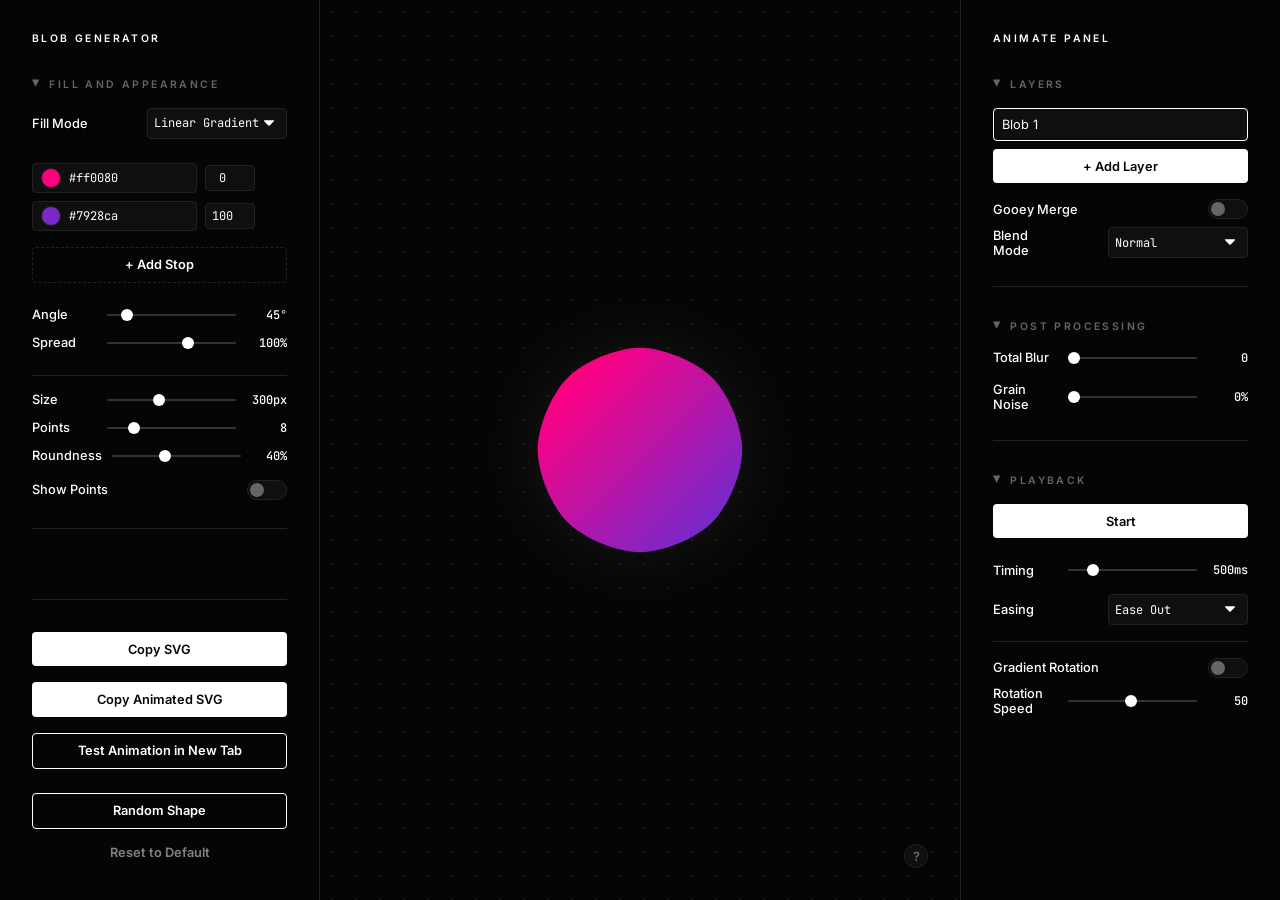
<file: legacy/index.html>
<!DOCTYPE html>
<html lang="en">

<head>
  <meta charset="UTF-8">
  <meta name="viewport" content="width=device-width, initial-scale=1.0">
  <title>Blob Generator - Pro</title>
  <link rel="stylesheet" href="style.css">
</head>

<body>

  <div class="layout">
    <aside class="sidebar">
      <div class="sidebar-header">
        <h1>BLOB GENERATOR</h1>
      </div>
      <details class="control-group" open>
        <summary class="section-header">FILL AND APPEARANCE</summary>

        <div class="input-row select-row" style="margin-top: 0.5rem; margin-bottom: 1.5rem;">
          <span class="label">Fill Mode</span>
          <select id="fill-type-select" class="custom-select" style="width: 140px;">
            <option value="solid">Solid</option>
            <option value="linear" selected>Linear Gradient</option>
            <option value="radial">Radial Gradient</option>
          </select>
        </div>

        <div id="solid-controls" style="display: none; margin-bottom: 1.5rem;">
          <div class="color-input">
            <span class="label">Color</span>
            <div class="color-with-hex">
              <input type="color" id="solid-color" value="#ff0080">
              <input type="text" class="hex-input" id="solid-hex" value="#ff0080">
            </div>
          </div>
        </div>

        <div id="gradient-controls" style="margin-bottom: 1.5rem;">
          <div id="stops-container">
            <!-- Dynamic rows injected here -->
          </div>
          <button class="btn-secondary" id="add-stop-btn"
            style="width: 100%; border-style: dashed; margin-top: 0.5rem; border-color: var(--border);">+ Add
            Stop</button>

          <div class="input-row" style="margin-top: 1.5rem;" id="grad-angle-row">
            <span class="label">Angle</span>
            <input type="range" id="grad-angle" min="0" max="360" value="45">
            <span class="value" id="grad-angle-val">45°</span>
          </div>
          <div class="input-row" style="margin-top: 0.5rem;" id="grad-spread-row">
            <span class="label">Spread</span>
            <input type="range" id="grad-spread" min="10" max="150" value="100">
            <span class="value" id="grad-spread-val">100%</span>
          </div>
        </div>
        <div style="border-top: 1px solid var(--border); margin-top: 1rem; margin-bottom: 1rem;"></div>
        <div class="input-row" style="margin-top: 1rem;">
          <span class="label">Size</span>
          <input type="range" id="size-slider" min="100" max="600" value="300">
          <span class="value" id="size-val">300px</span>
        </div>
        <div class="input-row">
          <span class="label">Points</span>
          <input type="range" id="points-slider" min="3" max="30" value="8">
          <span class="value" id="points-val">8</span>
        </div>
        <div class="input-row">
          <span class="label">Roundness</span>
          <input type="range" id="roundness-slider" min="0" max="100" value="40">
          <span class="value" id="roundness-val">40%</span>
        </div>
        <div class="toggle-row" style="margin-top: 1rem;">
          <span class="label">Show Points</span>
          <label class="toggle-switch">
            <input type="checkbox" id="show-points-toggle">
            <span class="toggle-slider"></span>
          </label>
        </div>
      </details>


      <section class="action-group">
        <button class="btn-primary" id="copy-btn">Copy SVG</button>
        <button class="btn-primary" id="copy-anim-btn"
          style="background:var(--accent);color:var(--bg);margin-top:0.5rem">Copy Animated SVG</button>
        <button class="btn-secondary" id="preview-anim-btn" style="margin-top:0.5rem; width: 100%;">Test Animation in New Tab</button>
        <button class="btn-secondary" id="random-btn" style="margin-top:1rem;">Random Shape</button>
        <button class="btn-reset" id="reset-btn">Reset to Default</button>
      </section>
    </aside>

    <main class="canvas-area">
      <div class="blob-container">
        <svg id="blob-svg" viewBox="-110 -110 220 220" xmlns="http://www.w3.org/2000/svg">
          <defs id="svg-defs-group"></defs>
          <g id="post-process-group">
            <g id="blobs-group"></g>
          </g>
          <g id="points-group" style="opacity: 0; transition: opacity 0.2s ease;"></g>
        </svg>
      </div>
      <button class="help-btn"
        data-tooltip="Keyboard Shortcuts:&#xa;C  - Copy SVG&#xa;Space - Random Shape&#xa;R  - Reset">?</button>
    </main>

    <aside class="sidebar right-sidebar">
      <div class="sidebar-header">
        <h1>ANIMATE PANEL</h1>
      </div>

      <details class="control-group" open>
        <summary class="section-header">LAYERS</summary>

        <div id="layers-list">
          <!-- Layers injected here -->
        </div>

        <div class="input-row" style="margin-top: 0.5rem; margin-bottom: 1rem;">
          <button class="btn-primary" id="add-layer-btn" style="width: 100%;">+ Add Layer</button>
        </div>

        <div class="toggle-row" style="margin-bottom: 0.5rem;">
          <span class="label">Gooey Merge</span>
          <label class="toggle-switch">
            <input type="checkbox" id="gooey-toggle">
            <span class="toggle-slider"></span>
          </label>
        </div>

        <div class="input-row select-row" id="blend-mode-row">
          <span class="label">Blend Mode</span>
          <select id="blend-mode-select" class="custom-select" style="width: 140px;">
            <option value="normal">Normal</option>
            <option value="multiply">Multiply</option>
            <option value="screen">Screen</option>
            <option value="overlay">Overlay</option>
            <option value="exclusion">Exclusion</option>
            <option value="color-dodge">Color Dodge</option>
          </select>
        </div>
      </details>

      <details class="control-group" open>
        <summary class="section-header">POST PROCESSING</summary>

        <div class="input-row" style="margin-top: 0.5rem; margin-bottom: 1rem;">
          <span class="label">Total Blur</span>
          <input type="range" id="global-blur" min="0" max="25" step="1" value="0">
          <span class="value" id="global-blur-val">0</span>
        </div>

        <div class="input-row">
          <span class="label">Grain Noise</span>
          <input type="range" id="global-noise" min="0" max="100" step="1" value="0">
          <span class="value" id="global-noise-val">0%</span>
        </div>
      </details>

      <details class="control-group" open>
        <summary class="section-header">PLAYBACK</summary>
        <div class="input-row" style="margin-bottom: 1.5rem;">
          <button class="btn-primary" id="play-btn" style="width: 100%;">Start</button>
        </div>

        <div class="input-row" style="margin-bottom: 1rem;">
          <span class="label">Timing</span>
          <input type="range" id="timing-slider" min="100" max="2500" step="50" value="500">
          <span class="value" id="timing-val">500ms</span>
        </div>

        <div class="input-row" style="margin-bottom: 1rem;">
          <span class="label">Easing</span>
          <select id="ease-select" class="custom-select">
            <option value="linear">Linear</option>
            <option value="ease">Ease</option>
            <option value="ease-in">Ease In</option>
            <option value="ease-out" selected>Ease Out</option>
            <option value="ease-in-out">Ease In/Out</option>
            <option value="cubic-bezier(0.68, -0.55, 0.265, 1.55)">Bouncy</option>
          </select>
        </div>

        <div style="border-top: 1px solid var(--border); margin-top: 1rem; margin-bottom: 1rem;"></div>

        <div class="toggle-row" style="margin-bottom: 0.5rem;">
          <span class="label">Gradient Rotation</span>
          <label class="toggle-switch">
            <input type="checkbox" id="grad-rotate-toggle">
            <span class="toggle-slider"></span>
          </label>
        </div>

        <div class="input-row">
          <span class="label">Rotation Speed</span>
          <input type="range" id="grad-rotate-speed" min="1" max="100" step="1" value="50">
          <span class="value" id="grad-rotate-speed-val">50</span>
        </div>
      </details>
    </aside>
  </div>

  <div id="toast" class="toast">SVG Copied!</div>

  <script src="js/state.js"></script>
  <script src="js/blob.js"></script>
  <script src="js/gradient.js"></script>
  <script src="js/animation.js"></script>
  <script src="js/export.js"></script>
  <script src="js/main.js"></script>
</body>

</html>
</file>
<file: legacy/style.css>
@import url('https://fonts.googleapis.com/css2?family=Inter:wght@400;500;600;700;800&family=JetBrains+Mono:wght@400;500&display=swap');

:root {
  --bg: #050505;
  --surface: #0f0f0f;
  --border: #222222;
  --border-hover: #444444;
  --text-main: #ffffff;
  --text-dim: #666666;
  --accent: #ffffff;
}

* {
  box-sizing: border-box;
  margin: 0;
  padding: 0;
  scrollbar-width: thin;
  scrollbar-color: var(--text-main) transparent;
}

::-webkit-scrollbar {
  width: 1px;
  height: 1px;
}

::-webkit-scrollbar-track {
  background: transparent;
}

::-webkit-scrollbar-thumb {
  background-color: var(--text-main);
  border-radius: 1px;
}

body {
  background-color: var(--bg);
  color: var(--text-main);
  font-family: 'Inter', sans-serif;
  height: 100vh;
  overflow: hidden;
}

.layout {
  display: flex;
  width: 100vw;
  height: 100vh;
}

aside.sidebar {
  width: 320px;
  background-color: var(--bg);
  border-right: 1px solid var(--border);
  padding: 2rem;
  overflow-y: auto;
  display: flex;
  flex-direction: column;
  flex-shrink: 0;
}

aside.right-sidebar {
  border-right: none;
  border-left: 1px solid var(--border);
}

.sidebar-header {
  margin-bottom: 2rem;
}

.sidebar-header h1 {
  font-family: 'Inter', sans-serif;
  font-size: 0.65rem;
  font-weight: 600;
  text-transform: uppercase;
  letter-spacing: 0.15rem;
  color: var(--text-main);
}

details.control-group {
  margin-bottom: 2rem;
  border-bottom: 1px solid var(--border);
  padding-bottom: 1rem;
}

details.control-group:last-child {
  border-bottom: none;
}

.action-group {
  display: flex;
  flex-direction: column;
  gap: 0.5rem;
  margin-top: auto;
  border-top: 1px solid var(--border);
  padding-top: 2rem;
}

summary.section-header {
  display: flex;
  align-items: center;
  font-family: 'Inter', sans-serif;
  font-size: 0.65rem;
  font-weight: 600;
  text-transform: uppercase;
  letter-spacing: 0.15rem;
  color: var(--text-dim);
  margin-bottom: 1rem;
  cursor: pointer;
  list-style: none;
  outline: none;
}

summary.section-header::-webkit-details-marker {
  display: none;
}

summary.section-header::before {
  content: '▸';
  display: inline-block;
  margin-right: 0.5rem;
  transition: transform 0.2s ease;
  font-size: 0.8rem;
}

details.control-group[open] summary.section-header::before {
  transform: rotate(90deg);
}

.input-row {
  display: flex;
  align-items: center;
  justify-content: space-between;
  margin-bottom: 0.75rem;
}

.input-row span.label {
  font-family: 'Inter', sans-serif;
  font-size: 0.8rem;
  font-weight: 500;
  width: 70px;
  color: var(--text-main);
}

.input-row span.value {
  font-family: 'JetBrains Mono', monospace;
  font-size: 0.75rem;
  font-weight: 500;
  width: 45px;
  text-align: right;
  color: var(--text-main);
}

/* Range input styling */
input[type=range] {
  -webkit-appearance: none;
  background: transparent;
  flex-grow: 1;
  margin: 0 10px;
  cursor: pointer;
}

input[type=range]:focus {
  outline: none;
}

input[type=range]::-webkit-slider-runnable-track {
  width: 100%;
  height: 2px;
  background: #333;
  border-radius: 1px;
}

input[type=range]::-moz-range-track {
  width: 100%;
  height: 2px;
  background: #333;
  border-radius: 1px;
}

input[type=range]::-webkit-slider-thumb {
  -webkit-appearance: none;
  height: 12px;
  width: 12px;
  border-radius: 50%;
  background: #ffffff;
  margin-top: -5px;
  transition: transform 0.15s ease;
}

input[type=range]::-moz-range-thumb {
  height: 12px;
  width: 12px;
  border-radius: 50%;
  background: #ffffff;
  border: none;
  transition: transform 0.15s ease;
}

input[type=range]:hover::-webkit-slider-thumb {
  transform: scale(1.15);
}

input[type=range]:hover::-moz-range-thumb {
  transform: scale(1.15);
}

input[type=range]:active::-webkit-slider-thumb {
  transform: scale(1.3);
}

input[type=range]:active::-moz-range-thumb {
  transform: scale(1.3);
}

/* Canvas Area */
main.canvas-area {
  flex-grow: 1;
  background-image: radial-gradient(circle, #1a1a1a 1px, transparent 1px);
  background-size: 24px 24px;
  background-color: var(--bg);
  display: flex;
  justify-content: center;
  align-items: center;
  position: relative;
}

.blob-container {
  display: flex;
  justify-content: center;
  align-items: center;
}

#blob-svg {
  width: 300px;
  height: 300px;
  overflow: visible;
  filter: drop-shadow(0 0 40px rgba(255, 255, 255, 0.08));
}

/* Toggle styling */
.toggle-row {
  display: flex;
  align-items: center;
  justify-content: space-between;
  margin-bottom: 0.75rem;
}

.toggle-row span.label {
  font-family: 'Inter', sans-serif;
  font-size: 0.8rem;
  font-weight: 500;
  color: var(--text-main);
}

.toggle-switch {
  position: relative;
  display: inline-block;
  width: 40px;
  height: 20px;
}

.toggle-switch input {
  opacity: 0;
  width: 0;
  height: 0;
}

.toggle-slider {
  position: absolute;
  cursor: pointer;
  top: 0;
  left: 0;
  right: 0;
  bottom: 0;
  background-color: var(--surface);
  border: 1px solid var(--border);
  transition: .2s;
  border-radius: 20px;
}

.toggle-slider:before {
  position: absolute;
  content: "";
  height: 14px;
  width: 14px;
  left: 2px;
  bottom: 2px;
  background-color: var(--text-dim);
  transition: .2s;
  border-radius: 50%;
}

input:checked+.toggle-slider {
  background-color: var(--text-main);
}

input:checked+.toggle-slider:before {
  background-color: var(--bg);
  transform: translateX(20px);
}

/* Select Dropdown */
.custom-select {
  background: var(--surface);
  color: var(--text-main);
  border: 1px solid var(--border);
  padding: 0.4rem;
  border-radius: 4px;
  font-family: 'JetBrains Mono', monospace;
  font-size: 0.75rem;
  width: 140px;
  cursor: pointer;
  transition: border-color 0.2s;
  outline: none;
  -webkit-appearance: none;
  -moz-appearance: none;
  appearance: none;
  background-image: url("data:image/svg+xml;charset=US-ASCII,%3Csvg%20xmlns%3D%22http%3A%2F%2Fwww.w3.org%2F2000%2Fsvg%22%20width%3D%22292.4%22%20height%3D%22292.4%22%3E%3Cpath%20fill%3D%22%23FFFFFF%22%20d%3D%22M287%2069.4a17.6%2017.6%200%200%200-13-5.4H18.4c-5%200-9.3%201.8-12.9%205.4A17.6%2017.6%200%200%200%200%2082.2c0%205%201.8%209.3%205.4%2012.9l128%20127.9c3.6%203.6%207.8%205.4%2012.8%205.4s9.2-1.8%2012.8-5.4L287%2095c3.5-3.5%205.4-7.8%205.4-12.8%200-5-1.9-9.2-5.5-12.8z%22%2F%3E%3C%2Fsvg%3E");
  background-repeat: no-repeat;
  background-position: right .7rem top 50%;
  background-size: .65rem auto;
}

.custom-select:hover {
  border-color: var(--border-hover);
}

/* Color input */
.color-input {
  display: flex;
  align-items: center;
  justify-content: space-between;
  margin-bottom: 0.75rem;
}

.color-input span.label {
  font-family: 'Inter', sans-serif;
  font-size: 0.8rem;
  font-weight: 500;
  color: var(--text-main);
}

.color-with-hex {
  display: flex;
  align-items: center;
  gap: 0.5rem;
  background: var(--surface);
  border: 1px solid var(--border);
  padding: 0.25rem 0.5rem;
  border-radius: 4px;
  transition: border-color 0.2s ease;
}

.color-with-hex:hover {
  border-color: var(--border-hover);
}

.color-with-hex input[type="color"]::-moz-color-swatch {
  border: 1px solid var(--border);
  border-radius: 50%;
}

.color-with-hex input[type="color"] {
  -webkit-appearance: none;
  border: none;
  width: 20px;
  height: 20px;
  border-radius: 50%;
  padding: 0;
  cursor: pointer;
  background: transparent;
}

.color-with-hex input[type="color"]::-webkit-color-swatch-wrapper {
  padding: 0;
}

.color-with-hex input[type="color"]::-webkit-color-swatch {
  border: 1px solid var(--border);
  border-radius: 50%;
}

.hex-input {
  background: transparent;
  border: none;
  color: var(--text-main);
  font-family: 'JetBrains Mono', monospace;
  font-size: 0.75rem;
  width: 55px;
  outline: none;
}

/* Buttons */
button {
  cursor: pointer;
  border-radius: 4px;
  font-family: 'Inter', sans-serif;
  font-size: 0.8rem;
  font-weight: 600;
  padding: 0.6rem 1rem;
  text-align: center;
  transition: all 0.2s ease;
  border: none;
}

.btn-primary {
  background-color: var(--text-main);
  color: var(--bg);
}

.btn-primary:hover {
  opacity: 0.9;
}

.btn-secondary {
  background-color: transparent;
  color: var(--text-main);
  border: 1px solid var(--text-main);
}

.btn-secondary:hover {
  background-color: rgba(255, 255, 255, 0.1);
}

.btn-reset {
  background-color: transparent;
  color: var(--text-main);
  opacity: 0.5;
  padding: 0.5rem;
}

.btn-reset:hover {
  opacity: 1;
}

/* Help Tooltip */
.help-btn {
  position: absolute;
  bottom: 2rem;
  right: 2rem;
  width: 24px;
  height: 24px;
  border-radius: 50%;
  background-color: var(--surface);
  border: 1px solid var(--border);
  color: var(--text-dim);
  display: flex;
  justify-content: center;
  align-items: center;
  font-family: 'Inter', sans-serif;
  font-size: 0.8rem;
  font-weight: 600;
  padding: 0;
}

.help-btn:hover {
  color: var(--text-main);
  border-color: var(--border-hover);
}

.help-btn::after {
  content: attr(data-tooltip);
  position: absolute;
  bottom: 100%;
  right: 0;
  margin-bottom: 8px;
  background: var(--surface);
  border: 1px solid var(--border);
  padding: 0.5rem 1rem;
  border-radius: 4px;
  white-space: pre;
  font-family: 'Inter', sans-serif;
  font-size: 0.75rem;
  color: var(--text-main);
  opacity: 0;
  pointer-events: none;
  transition: opacity 0.2s ease;
  text-align: left;
}

.help-btn:hover::after {
  opacity: 1;
}

/* Toast */
.toast {
  position: fixed;
  bottom: 2rem;
  left: 50%;
  transform: translateX(-50%) translateY(100px);
  background: var(--text-main);
  color: var(--bg);
  padding: 0.5rem 1.5rem;
  border-radius: 4px;
  font-family: 'Inter', sans-serif;
  font-size: 0.8rem;
  font-weight: 600;
  opacity: 0;
  transition: all 0.3s cubic-bezier(0.175, 0.885, 0.32, 1.275);
  pointer-events: none;
  z-index: 100;
}

.toast.show {
  transform: translateX(-50%) translateY(0);
  opacity: 1;
}

/* Gradient Stop Rows */
.stop-row {
  display: flex;
  align-items: center;
  gap: 0.5rem;
  margin-bottom: 0.5rem;
}
.offset-input {
  background: var(--surface);
  border: 1px solid var(--border);
  color: var(--text-main);
  font-family: 'JetBrains Mono', monospace;
  font-size: 0.75rem;
  width: 50px;
  padding: 0.25rem;
  border-radius: 4px;
  text-align: center;
}
.offset-input:focus {
  border-color: var(--border-hover);
  outline: none;
}

/* Layer Stack */
.layer-item {
  display: flex;
  align-items: center;
  justify-content: space-between;
  padding: 0.5rem;
  background: var(--surface);
  border: 1px solid var(--border);
  border-radius: 4px;
  cursor: pointer;
  margin-bottom: 0.5rem;
  transition: border-color 0.2s ease;
}
.layer-item:hover {
  border-color: var(--border-hover);
}
.layer-item.active {
  border-color: var(--text-main);
}
.layer-name {
  font-family: 'Inter', sans-serif;
  font-size: 0.8rem;
  color: var(--text-main);
  flex: 1;
}
.layer-actions {
  display: flex;
  gap: 0.25rem;
}

/* Mobile Breakpoint */
@media (max-width: 900px) {
  body {
    overflow: auto;
    height: auto;
  }

  .layout {
    flex-direction: column;
    height: auto;
  }

  aside.sidebar {
    width: 100%;
    height: auto;
    padding: 1.5rem;
    border-right: none;
    border-bottom: 1px solid var(--border);
  }

  aside.right-sidebar {
    border-left: none;
    border-bottom: none;
  }

  main.canvas-area {
    width: 100%;
    height: 400px;
    flex-shrink: 0;
  }

  #blob-svg {
    width: 250px !important;
    height: 250px !important;
  }
}
</file>
